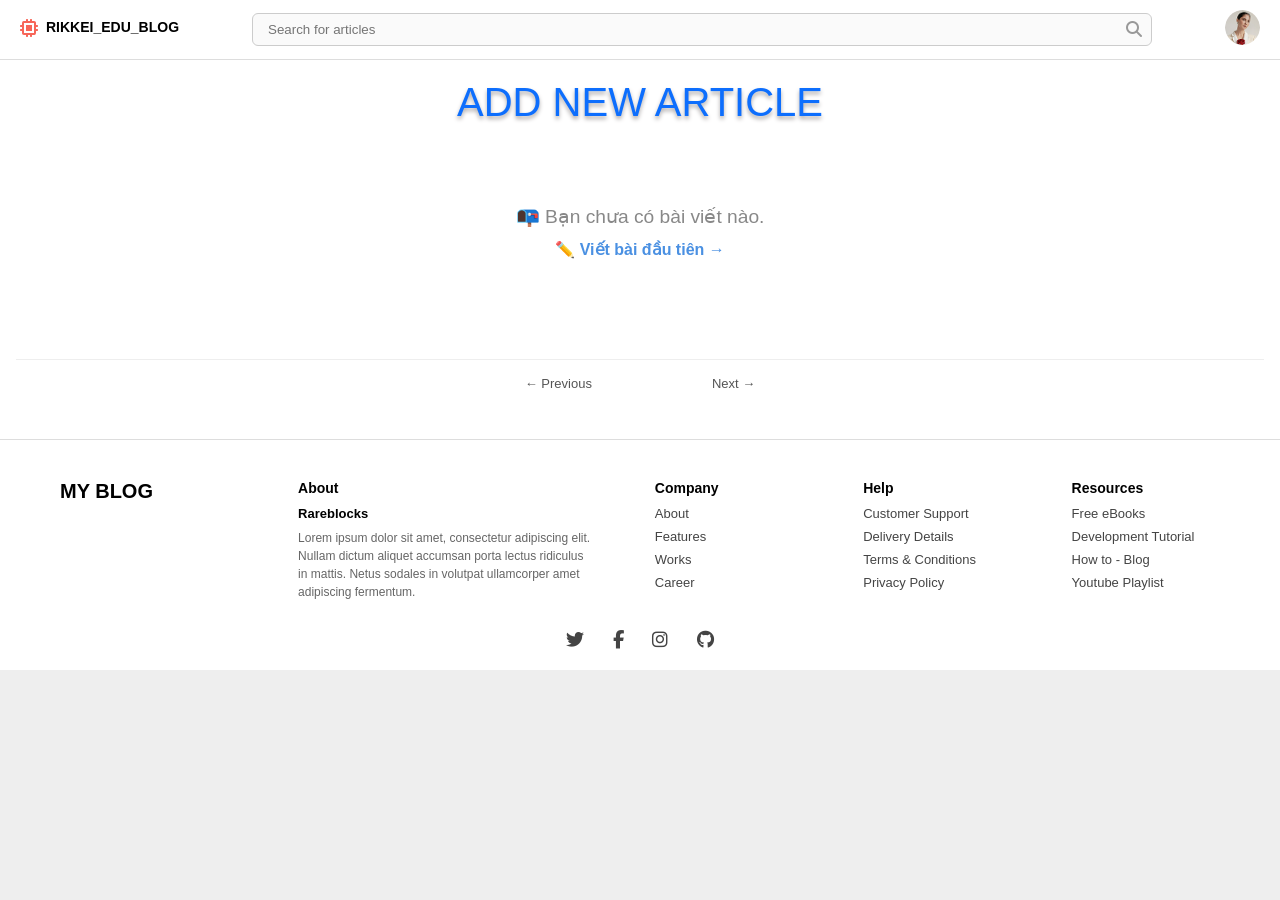
<file: PROJECT_STRUCURE_BLOG/pages/all_post.html>
<!DOCTYPE html>
<html lang="vi">
<head>
    <meta charset="UTF-8">
    <meta name="viewport" content="width=device-width, initial-scale=1.0">
    <title>All My Posts</title>
    <link rel="stylesheet" href="../style_css/all_post.css">
    <link rel="stylesheet" href="../style_css/responsive.css">
    <link rel="stylesheet" href="https://cdnjs.cloudflare.com/ajax/libs/font-awesome/6.5.0/css/all.min.css">
</head>
<body>

<header class="header">
    <!-- Logo -->
    <div class="logo">
        <span><img src="../assets/images/Vector.png" alt="logo"></span>
        <span><strong><a href="../index.html">RIKKEI_EDU_BLOG</a></strong></span>
    </div>

    <!-- Search -->
    <div class="search-box">
        <input type="text" placeholder="Search for articles">
        <span class="search-icon"><i class="fa-solid fa-magnifying-glass"></i></span>
    </div>

    <!-- User -->
    <div class="user">
        <input type="checkbox" id="toggle-menu">

        <label for="toggle-menu">
            <img src="../assets/images/Avatar.png" alt="avatar">
        </label>

        <!-- Dropdown -->
        <div class="dropdown">
            <div class="user-info">
                <img src="../assets/images/Avatar.png">
                <div>
                    <strong id="dropdown-name">Rikkei</strong>
                    <p id="dropdown-email">rikkei@gmail.com</p>
                </div>
            </div>

            <ul>
                <li>View profile</li>
                <li>Update profile picture</li>
                <li>Change password</li>
                <li class="logout" id="logoutBtn">Log out</li>
            </ul>
        </div>
    </div>
</header>


<div class="container">

    <div>
        <p><a class="title-add-new" href="../pages/add_new_article.html">ADD NEW ARTICLE</a></p>
    </div>

    <!-- Post grid — được render động bởi all_post.js -->
    <div class="post-grid">
        <!-- Bài viết sẽ được inject vào đây -->
    </div>

    <!-- Pagination -->
    <div class="pagination">
        <button class="prev-next">← Previous</button>

        <div class="page-numbers">
            <!-- Số trang sẽ được inject vào đây -->
        </div>

        <button class="prev-next">Next →</button>
    </div>

</div>


<footer class="footer">
    <div class="footer-container">

        <!-- Logo -->
        <div class="footer-col logo">
            <h2>MY BLOG</h2>
        </div>

        <!-- About -->
        <div class="footer-col">
            <h4>About</h4>
            <h5>Rareblocks</h5>
            <p>
                Lorem ipsum dolor sit amet, consectetur adipiscing elit.
                Nullam dictum aliquet accumsan porta lectus ridiculus in mattis.
                Netus sodales in volutpat ullamcorper amet adipiscing fermentum.
            </p>
        </div>

        <!-- Company -->
        <div class="footer-col">
            <h4>Company</h4>
            <ul>
                <li>About</li>
                <li>Features</li>
                <li>Works</li>
                <li>Career</li>
            </ul>
        </div>

        <!-- Help -->
        <div class="footer-col">
            <h4>Help</h4>
            <ul>
                <li>Customer Support</li>
                <li>Delivery Details</li>
                <li>Terms & Conditions</li>
                <li>Privacy Policy</li>
            </ul>
        </div>

        <!-- Resources -->
        <div class="footer-col">
            <h4>Resources</h4>
            <ul>
                <li>Free eBooks</li>
                <li>Development Tutorial</li>
                <li>How to - Blog</li>
                <li>Youtube Playlist</li>
            </ul>
        </div>

    </div>

    <!-- Social -->
    <div class="footer-bottom">
        <i class="fab fa-twitter"></i>
        <i class="fab fa-facebook-f"></i>
        <i class="fab fa-instagram"></i>
        <i class="fab fa-github"></i>
    </div>
</footer>

<!-- Script hiển thị thông tin user trên header + logout -->
<script type="module">
    const user = JSON.parse(localStorage.getItem('currentUser'));
    if (user) {
        const nameEl  = document.getElementById('dropdown-name');
        const emailEl = document.getElementById('dropdown-email');
        if (nameEl)  nameEl.textContent  = `${user.firstName} ${user.lastName}`;
        if (emailEl) emailEl.textContent = user.email;
    }

    document.getElementById('logoutBtn')?.addEventListener('click', () => {
        localStorage.removeItem('currentUser');
        window.location.href = '../index.html'; // hoặc trang login của bạn
    });
</script>

<script type="module" src="../javascript/all_post.js"></script>
</body>
</html>
</file>
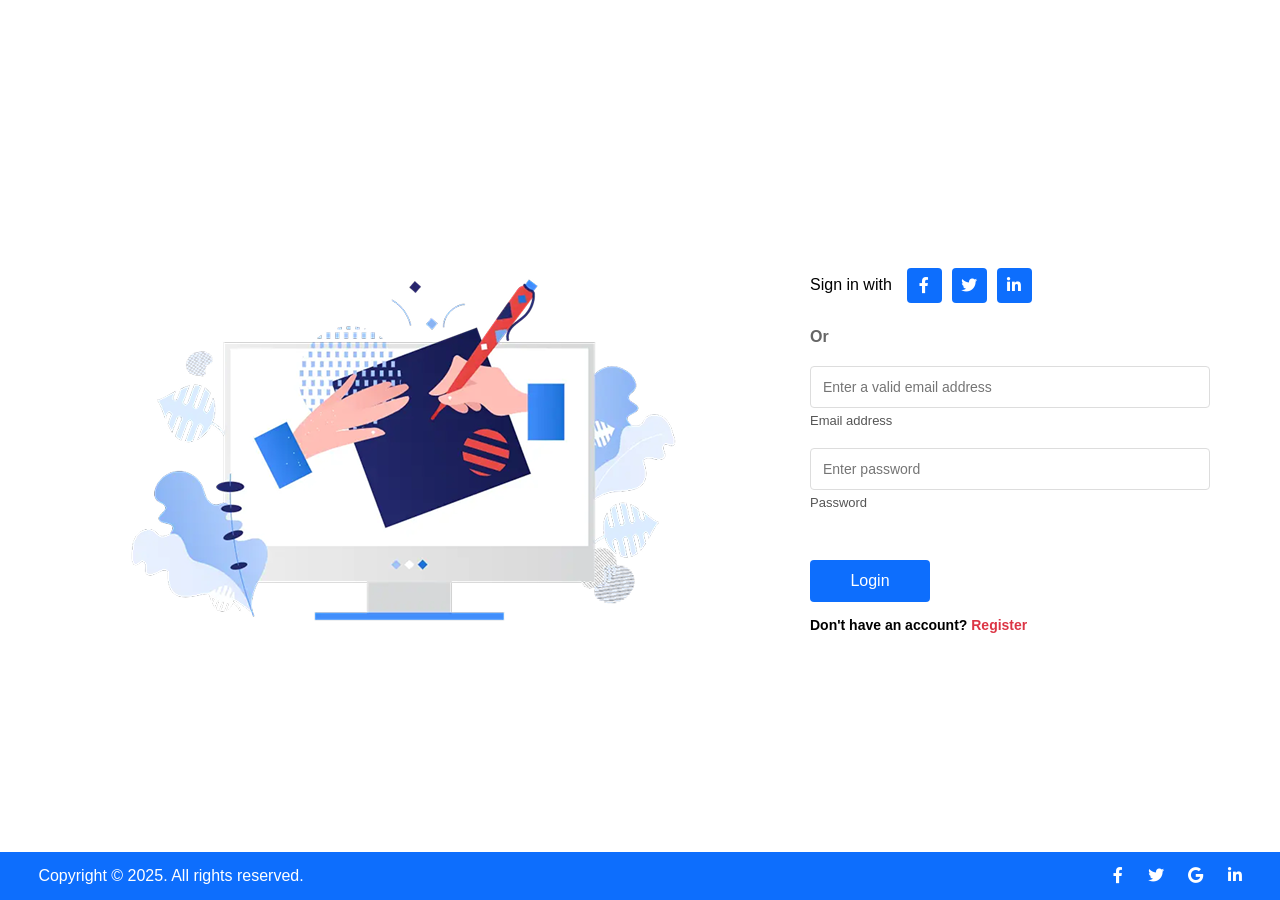
<file: PROJECT_STRUCURE_BLOG/pages/article_manager.html>
<!DOCTYPE html>
<html lang="vi">

<head>
    <meta charset="UTF-8">
    <meta name="viewport" content="width=device-width, initial-scale=1.0">
    <title>Quản lý bài viết</title>

    <link rel="stylesheet" href="../style_css/article-manager.css">
    <link rel="stylesheet" href="https://cdnjs.cloudflare.com/ajax/libs/font-awesome/6.5.1/css/all.min.css">
</head>

<body>

    <!-- HEADER -->
    <header>
        <div class="top-right">
            <i class="fa-regular fa-envelope"></i>
            <i class="fa-regular fa-bell"></i>
            <div class="user">
                <div class="user-logged" id="user-logged">
                    <input type="checkbox" id="toggle-menu">
                    <label for="toggle-menu">
                    <img src="../assets/images/Avatar.png" alt="avatar">
                    </label>
                    <div class="dropdown">
                        <div class="user-info">
                            <img src="../assets/images/Avatar.png">
                            <div>
                            <strong></strong>
                            <p></p>
                            </div>
                        </div>
                        <ul>
                            <li>View profile</li>
                            <li>Update profile picture</li>
                            <li>Change password</li>
                            <li id="btnLogout1" class="logout">Log out</li>
                        </ul>
                    </div>
                </div>
            </div>
        </div>
    </header>

    <div class="container">
        <!-- SIDEBAR -->
        <div id="sidebar">
            <button id="btnUsers"><img src="../assets/images/Users_Group.png" alt=""><a href="../pages/user_manager.html">Manage Users</a></button>
            <button id="btnEntries"><img src="../assets/images/Book.png" alt=""><a href="../pages/entries_manager.html">Manage Entries</a></button>
            <button id="btnArticles"><img src="../assets/images/Book_Open.png" alt=""><a href="../pages/article_manager.html">Manage Article</a></button>
            <button id="btnLogout2" class="logout"><img src="../assets/images/Log_Out.png" alt="">Log out</button>
        </div>

        <!-- MAIN CONTENT -->
        <main class="content">

            <!-- Top Section: Tiêu đề và Nút Thêm (hai đầu, thẳng hàng) -->
            <div class="top-section">
                <button class="add-btn" id="addArticleBtn">
                    <a href="../pages/add_new_article.html">Thêm mới bài viết</a>
                </button>
                <h1 class="page-title">Quản lý bài viết</h1>
            </div>

            <!-- Bảng -->
            <div class="table-wrapper">
                <table class="article-table">
                    <thead>
                        <tr>
                            <th>Ảnh</th>
                            <th>Tiêu đề</th>
                            <th>Chủ đề</th>
                            <th>Nội dung</th>
                            <th>Trạng thái</th>
                            <th>Chỉnh sửa trạng thái</th>
                            <th>Hành động</th>
                        </tr>
                    </thead>
                    <tbody id="article-list">
                        <tr>
                            <td><img src="https://picsum.photos/300/200?random=1" alt=""></td>
                            <td>Học nấu cá sốt cà chua</td>
                            <td>Nấu ăn</td>
                            <td>tôi đã học được cách nấu ăn...
                            <td><span class="status public">Public</span></td>
                            <td>
                                <select class="status-select">
                                    <option selected>Public</option>
                                    <option>Private</option>
                                </select>
                            </td>
                            <td>
                                <button class="edit-btn">Sửa</button>
                                <button class="delete-btn">Xóa</button>
                            </td>
                        </tr>
                        <tr>
                            <td><img src="https://picsum.photos/300/200?random=2" alt=""></td>
                            <td>Bí kíp viết CV ngành IT</td>
                            <td>IT</td>
                            <td>Chia sẻ cách viết CV ấn tượng...</td>
                            <td><span class="status private">Private</span></td>
                            <td>
                                <select class="status-select">
                                    <option>Public</option>
                                    <option selected>Private</option>
                                </select>
                            </td>
                            <td>
                                <button class="edit-btn">Sửa</button>
                                <button class="delete-btn">Xóa</button>
                            </td>
                        </tr>
                    </tbody>
                </table>
            </div>

            <!-- Pagination -->
            <div class="pagination">
                <button class="prev-next">
                ← Previous
                </button>
            
                <div class="page-numbers">
                <button class="active">1</button>
                <button>2</button>
                <button>3</button>
                <span class="dots">...</span>
                <button>8</button>
                <button>9</button>
                <button>10</button>
                </div>
            
                <button class="prev-next">
                Next →
                </button>
            </div>
        </main>
    </div>

<script type="module" src="../javascript/article_manager.js"></script>
</body>
</html>
</file>
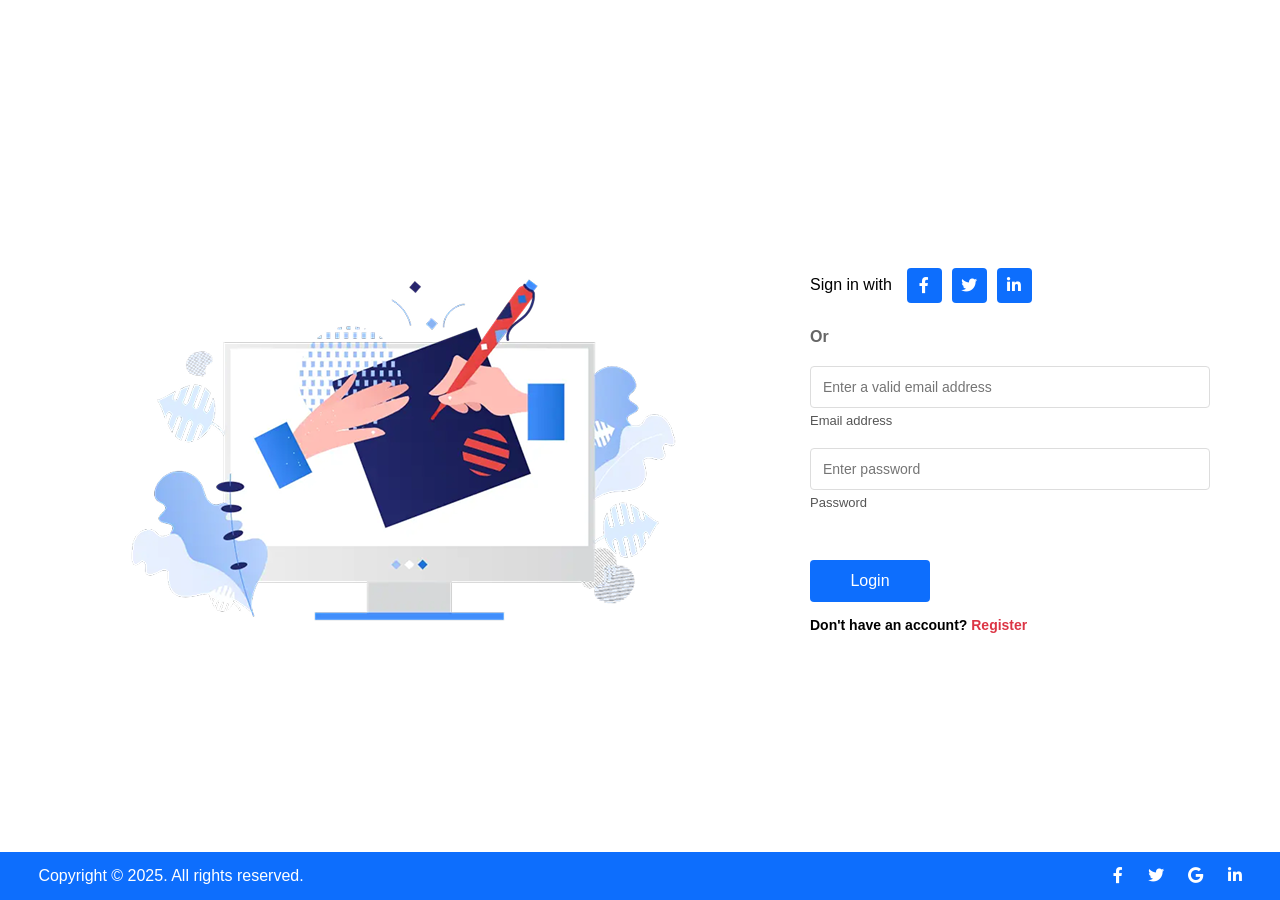
<file: PROJECT_STRUCURE_BLOG/pages/entries_manager.html>
<!DOCTYPE html>
<html lang="en">
<head>
    <meta charset="UTF-8">
    <meta name="viewport" content="width=device-width, initial-scale=1.0">
    <title>Admin Categories</title>
    <link rel="stylesheet" href="../style_css/entries_manager.css">
    <link rel="stylesheet" href="../style_css/responsive.css">
    <link rel="stylesheet" href="https://cdnjs.cloudflare.com/ajax/libs/font-awesome/6.5.0/css/all.min.css">
</head>
<body>

<div id="app" class="app">

    <!-- TOPBAR -->
    <div id="topbar" class="topbar">
        <div class="top-right">
            <i class="fa-regular fa-envelope"></i>
            <i class="fa-regular fa-bell"></i>
            <div class="user">
                <div class="user-logged" id="user-logged">
                    <input type="checkbox" id="toggle-menu">
                    <label for="toggle-menu">
                    <img src="../assets/images/Avatar.png" alt="avatar">
                    </label>
                    <div class="dropdown">
                        <div class="user-info">
                            <img src="../assets/images/Avatar.png">
                            <div>
                            <strong></strong>
                            <p></p>
                            </div>
                        </div>
                        <ul>
                            <li>View profile</li>
                            <li>Update profile picture</li>
                            <li>Change password</li>
                            <li id="btnLogout1" class="logout">Log out</li>
                        </ul>
                    </div>
                </div>
            </div>
        </div>
    </div>

    <div id="searchBox" class="search-box">
        <div class="search-wrapper">
            <span class="search-icon"><i class="fa-solid fa-magnifying-glass"></i></span>
            <input id="searchInput" class="search-input" type="text" placeholder="Search Article Categories">
        </div>
    </div>

    <!-- SIDEBAR -->
    <div id="sidebar" class="sidebar">
        <button id="btnUsers" class="sidebar-btn"><img src="../assets/images/Users_Group.png" alt=""><a href="../pages/user_manager.html">Manage Users</a></button>
        <button id="btnEntries" class="sidebar-btn"><img src="../assets/images/Book.png" alt=""><a href="../pages/entries_manager.html">Manage Entries</a></button>
        <button id="btnArticles" class="sidebar-btn"><img src="../assets/images/Book_Open.png" alt=""><a href="../pages/article_manager.html">Manage Article</a></button>
        <button id="btnLogout2" class="sidebar-btn logout"><img src="../assets/images/Log_Out.png" alt="">Log out</button>
    </div>

    <!-- MAIN -->
    <div id="main" class="main">

        <h2 id="title" class="page-title">📂 Manage Categories</h2>

        <label for="categoryInput" class="form-label">Category Name:</label>
        <input id="categoryInput" class="category-input" type="text" placeholder="Enter category name">

        <button id="addBtn" class="add-btn">Add Category</button>

        <h3 class="section-title">📋 Category List</h3>

        <table id="categoryTable" class="category-table">
            <thead>
                <tr>
                    <th>#</th>
                    <th>Category Name</th>
                    <th>Actions</th>
                </tr>
            </thead>
            <tbody id="tbody"></tbody>
        </table>

    </div>

</div>

<script type="module" src="../javascript/entries_manager.js"></script>
</body>
</html>
</file>
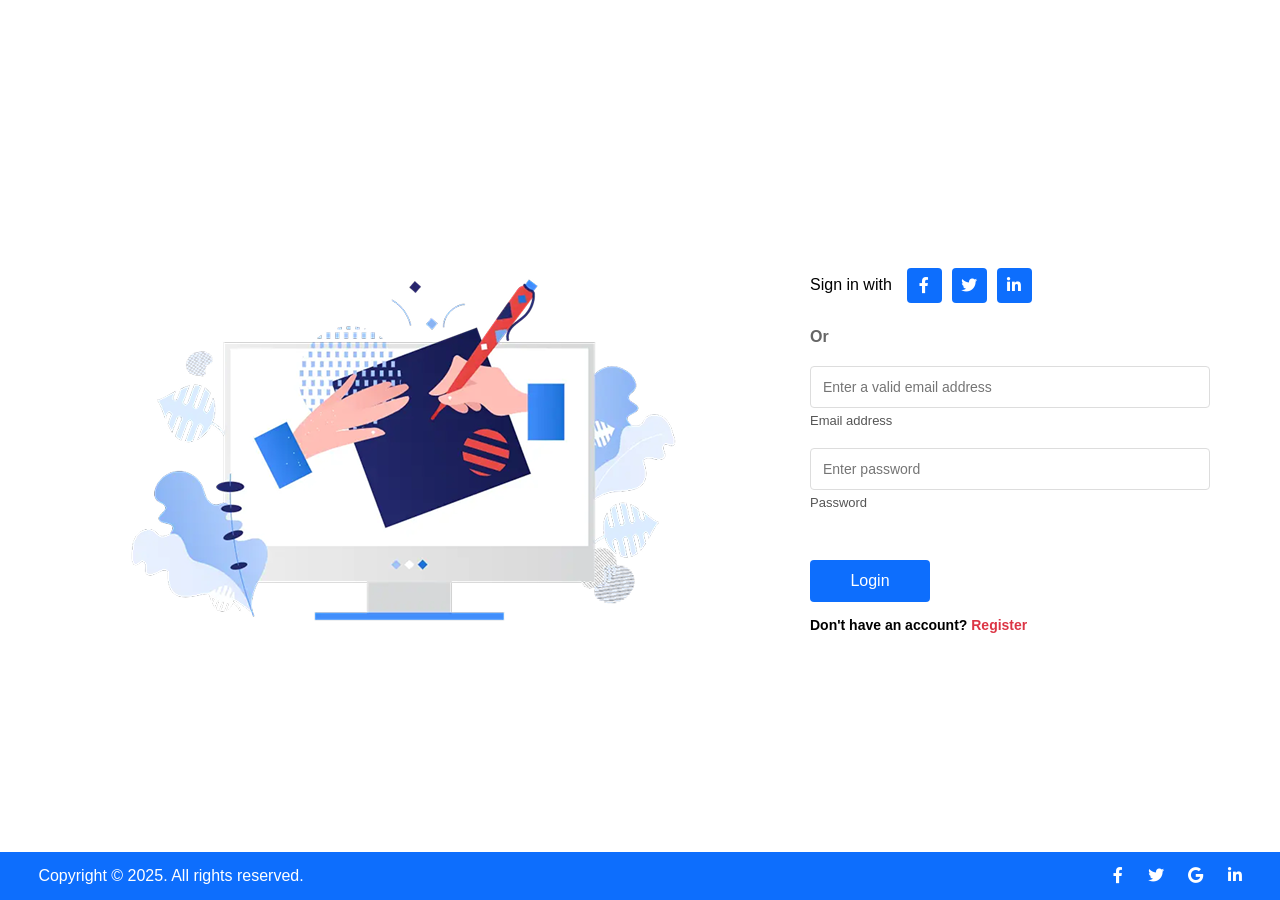
<file: PROJECT_STRUCURE_BLOG/pages/login.html>
<html lang="en">
<head>
    <meta charset="UTF-8">
    <meta name="viewport" content="width=device-width, initial-scale=1.0">
    <title>Document</title>
    <link rel="stylesheet" href="../style_css/notification.css">
    <link rel="stylesheet" href="../style_css/login.css">
    <link rel="stylesheet" href="../style_css/responsive.css">
    <link rel="stylesheet" href="https://cdnjs.cloudflare.com/ajax/libs/font-awesome/6.0.0/css/all.min.css">
</head>
<body>

    <!-- 🔥 TOAST -->
    <div id="toast"></div>

    <main id="login-container" class="login-container">
        <section id="illustration-section" class="illustration-section">
            <div id="image-wrapper" class="image-wrapper">
                <img id="login-image" src="../assets/images/draw2.webp.png" alt="Login Illustration">
            </div>
        </section>

        <section id="form-section" class="form-section">
            <div id="social-signin" class="social-signin">
                <span id="social-signin-text">Sign in with</span>
                <div id="social-icons" class="social-icons">
                    <a id="social-fb" href="#" class="icon fb"><i class="fab fa-facebook-f"></i></a>
                    <a id="social-tw" href="#" class="icon tw"><i class="fab fa-twitter"></i></a>
                    <a id="social-ln" href="#" class="icon ln"><i class="fab fa-linkedin-in"></i></a>
                </div>
            </div>

            <div id="divider" class="divider">
                <span id="divider-text">Or</span>
            </div>

            <form id="login-form">

                <div id="email-group" class="input-group">
                    <input id="email" type="email" placeholder="Enter a valid email address" required>
                    <label id="label-email" for="email">Email address</label>
                    <!-- lỗi -->
                    <span class="error" id="emailError"></span>
                </div>

                <div id="password-group" class="input-group">
                    <input id="password" type="password" placeholder="Enter password" required>
                    <label id="label-password" for="password">Password</label>
                    <!-- lỗi -->
                    <span class="error" id="passwordError"></span>
                </div>

                <button id="login-btn" type="submit" class="login-btn">Login</button>

                <p id="register-text" class="register-text">
                    Don't have an account? <a id="register-link" href="../pages/register.html">Register</a>
                </p>
            </form>
        </section>
    </main>

    <footer id="footer" class="footer">
        <p id="copyright">Copyright © 2025. All rights reserved.</p>
        <div id="footer-icons" class="footer-icons">
            <a id="footer-fb" href="#"><i class="fab fa-facebook-f"></i></a>
            <a id="footer-tw" href="#"><i class="fab fa-twitter"></i></a>
            <a id="footer-gg" href="#"><i class="fab fa-google"></i></a>
            <a id="footer-ln" href="#"><i class="fab fa-linkedin-in"></i></a>
        </div>
    </footer>

<script type="module" src="../javascript/login.js"></script>
</body>
</html>
</file>
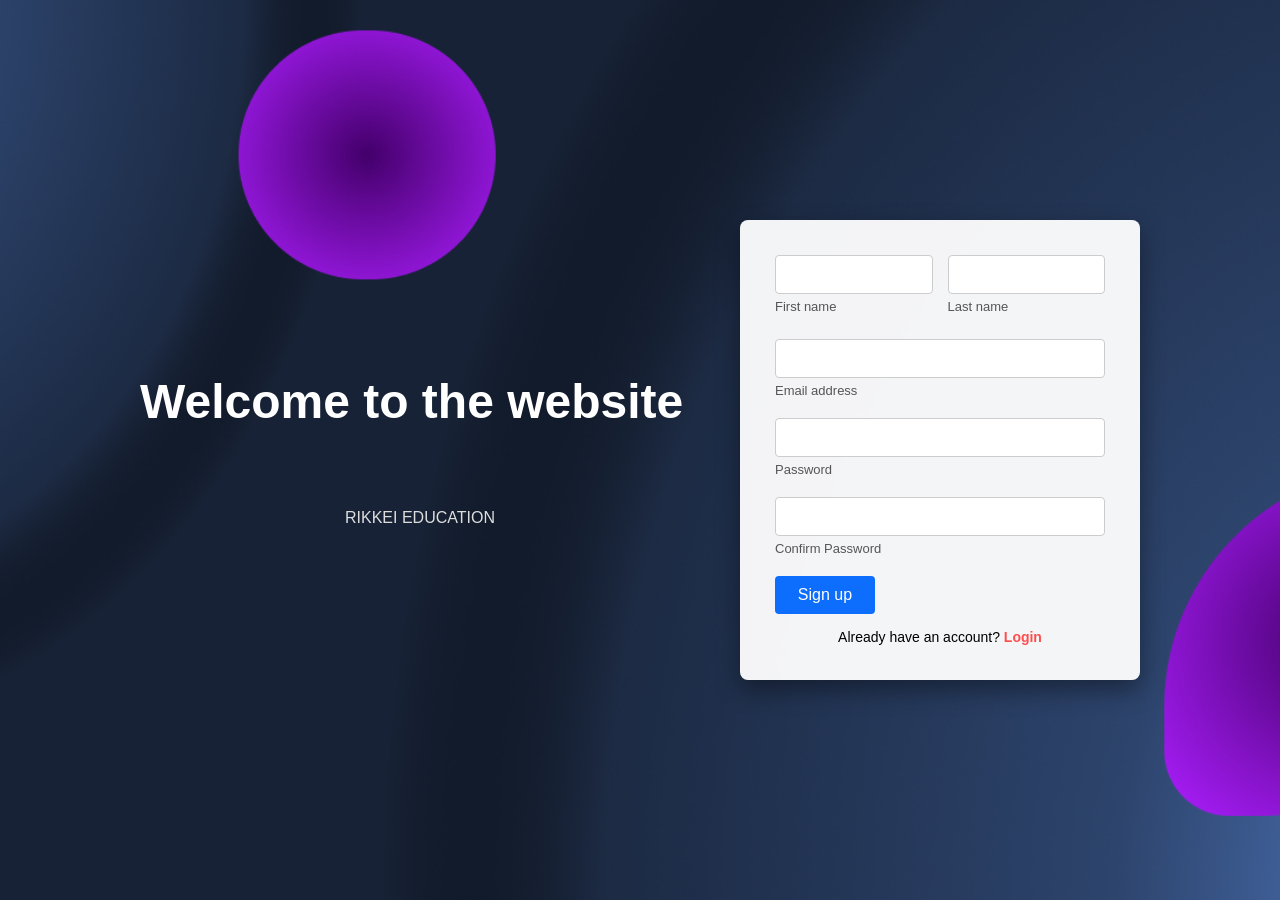
<file: PROJECT_STRUCURE_BLOG/pages/register.html>
<!DOCTYPE html>
<html lang="vi">
<head>
    <meta charset="UTF-8">
    <meta name="viewport" content="width=device-width, initial-scale=1.0">
    <title>Đăng ký - RIKKEI EDUCATION</title>
    <link rel="stylesheet" href="../style_css/notification.css">
    <link rel="stylesheet" href="../style_css/register.css">
    <link rel="stylesheet" href="../style_css/responsive.css">
</head>
<body>

    <!-- TOAST -->
    <div id="toast"></div>

    <div class="wrapper">
        <div class="content-left">
            <h1>Welcome to the website</h1>
            <p>RIKKEI EDUCATION</p>
        </div>

        <div class="form-card">
            <form novalidate id="registerForm">
                
                <div class="row">
                    <div class="input-box">
                        <input type="text" id="firstName" required>
                        <label>First name</label>
                        <!-- lỗi -->
                        <span class="error" id="firstNameError"></span>
                    </div>

                    <div class="input-box">
                        <input type="text" id="lastName" required>
                        <label>Last name</label>
                        <!-- lỗi -->
                        <span class="error" id="lastNameError"></span>
                    </div>
                </div>

                <div class="input-box full">
                    <input type="email" id="email" required>
                    <label>Email address</label>
                    <!-- lỗi -->
                    <span class="error" id="emailError"></span>
                </div>

                <div class="input-box full">
                    <input type="password" id="password" required>
                    <label>Password</label>
                    <!-- lỗi -->
                    <span class="error" id="passwordError"></span>
                </div>

                <div class="input-box full">
                    <input type="password" id="confirmPassword" required>
                    <label>Confirm Password</label>
                    <!-- lỗi -->
                    <span class="error" id="confirmPasswordError"></span>
                </div>

                <button type="submit" id="signup-submit">Sign up</button>

                <p class="footer-text">
                    Already have an account? 
                    <a href="../pages/login.html">Login</a>
                </p>

            </form>
        </div>
    </div>


    <script src="../javascript/register.js"></script>
</body>
</html>
</file>
<file: PROJECT_STRUCURE_BLOG/style_css/all_post.css>
* {
    margin: 0;
    padding: 0;
    box-sizing: border-box;
    font-family: 'Segoe UI', sans-serif;
}

body {
    background: #eee;
}

/* HEADER */
.header {
    height: 60px;
    background: #ffffff;
    display: flex;
    align-items: center;
    justify-content: space-between;
    padding: 0 20px;
    border-bottom: 1px solid #ddd;
    position: sticky;   
    top: 0;             
    z-index: 1000;
}

/* LOGO */
.logo {
    display: flex;
    gap: 8px;
    font-size: 14px;
}

.logo a {
    text-decoration: none;
    color: #000000;
}


/* SEARCH */
.search-box {
    flex: 1;
    max-width: 900px;
    position: relative;
}

.search-box input {
    width: 100%;
    padding: 8px 35px 8px 15px;
    border-radius: 6px;
    border: 1px solid #ccc;
    outline: none;
    background: #fafafa;
}

.search-icon {
    position: absolute;
    right: 10px;
    top: 50%;
    transform: translateY(-50%);
    color: #999;
}

/* USER */
.user {
    position: relative;
}

/* Ẩn checkbox */
#toggle-menu {
    display: none;
}

/* Avatar */
.user label img {
    width: 35px;
    height: 35px;
    border-radius: 50%;
    cursor: pointer;
}

/* DROPDOWN */
.dropdown {
    position: absolute;
    right: 0;
    top: 50px;
    width: 220px;
    background: white;
    border-radius: 8px;
    box-shadow: 0 5px 15px rgba(0,0,0,0.2);

    opacity: 0;
    visibility: hidden;
    transform: translateY(-10px);
    transition: 0.3s;
}

/* Khi click -> hiện */
#toggle-menu:checked ~ .dropdown {
    opacity: 1;
    visibility: visible;
    transform: translateY(0);
}

/* USER INFO */
.user-info {
    display: flex;
    gap: 10px;
    padding: 10px;
    border-bottom: 1px solid #eee;
}

.user-info img {
    width: 35px;
    height: 35px;
    border-radius: 50%;
}

.user-info p {
    font-size: 12px;
    color: gray;
}

/* MENU */
.dropdown ul {
    list-style: none;
}

.dropdown li {
    padding: 10px;
    font-size: 14px;
    cursor: pointer;
}

.dropdown li:hover {
    background: #f2f2f2;
}

.logout {
    color: red;
}




.title-add-new {
    text-decoration: none;
    display: flex;
    justify-content: center;
    padding: 20px;
    font-size: 40px;
    color:#0D6EFD;
    text-shadow: 0px 3px 4px rgb(174, 170, 170);
}








/* --- Reset --- */

.container {
  max-width: 100%;
  margin: 0 auto;
  padding: 0 16px 48px;
  background-color: #ffffff;
}

/* --- Top navigation --- */
.top-nav {
  display: flex;
  gap: 40px;

}

.top-nav a {
  font-size: 24px;
  font-weight: 500;
  color: #6155F5;
  text-decoration: none;
  padding-bottom: 30px;
}

.top-nav a.active {
  color: #6155F5;
  font-weight: 600;
}

/* --- Category filter --- */
.category-filter {
  display: flex;
  gap: 20px;
  margin-bottom: 28px;
  flex-wrap: wrap;
}

.category-filter button {
  background: none;
  border: none;
  cursor: pointer;
  font-family: 'Segoe UI', sans-serif;
  font-size: 14px;
  color: #000000;
}



/* --- Post grid --- */
.post-grid {
  display: grid;
  grid-template-columns: repeat(3, 1fr);
  gap: 16px;
  margin-bottom: 40px;
}

/* --- Post card --- */
.post-card {
  cursor: pointer;
  display: flex;
  flex-direction: column;
}

.post-card img {
  width: 100%;
  aspect-ratio: 16 / 9;
  object-fit: cover;
  display: block;
}

.post-card .content {
  padding: 12px 0 14px;
  display: flex;
  flex-direction: column;
  flex: 1;
}

.post-card .date {
  font-size: 11px;
  color: #aaa;
  margin-bottom: 6px;
}

.post-card .title-row {
  display: flex;
  justify-content: space-between;
  align-items: flex-start;
  gap: 8px;
  margin-bottom: 8px;
}

.post-card h2 {
  font-family: 'Segoe UI', sans-serif;
  font-size: 16px;
  font-weight: 700;
  line-height: 1.3;
}

.post-card a {
  text-decoration: none;
  color: #000000;
}

.post-card .arrow {
  flex-shrink: 0;
  width: 16px;
  height: 16px;
  margin-top: 2px;
  color: #555;
}

.post-card p {
  font-size: 12.5px;
  color: #666;
  line-height: 1.6;
  margin-bottom: 12px;
}

/* --- Category badge --- */
.badge {
  display: inline-block;
  font-size: 11px;
  font-weight: 500;
  padding: 4px 10px;
  border-radius: 20px;
}

.badge.daily-journal      { background: #F9F5FF; color: #7b5ea7; }
.badge.work-career        { background: #F0F9FF; color: #1565c0; }
.badge.personal-thoughts  { background: #ECFDF3; color: #187835; }
.badge.emotions-feelings  { background: #F9F5FF; color: #7b5ea7; }

.card-footer {
  display: flex;
  align-items: center;
  justify-content: space-between;
  margin-top: auto;
}

.btn-edit {
  display: inline-block;
  font-size: 11px;
  font-weight: 500;
  padding: 4px 10px;
  border-radius: 20px;
  border: none;
  cursor: pointer;
  background: #F9F5FF;
  color: #FF2D55;
}

/* --- Pagination --- */
.pagination {
  display: flex;
  align-items: center;
  justify-content: center;
  gap: 60px;
  border-top: 1px solid #eee;
  padding-top: 16px;
}

.pagination .prev-next {
  display: flex;
  align-items: center;
  gap: 6px;
  font-size: 13px;
  font-weight: 500;
  color: #555;
  background: none;
  border: none;
  cursor: pointer;
}

.pagination .page-numbers {
  display: flex;
  align-items: center;
  gap: 4px;
}

.pagination .page-numbers button {
  min-width: 28px;
  height: 28px;
  border: none;
  background: none;
  cursor: pointer;
  font-family: 'DM Sans', sans-serif;
  font-size: 13px;
  color: #888;
  border-radius: 4px;
}

.pagination .page-numbers button.active {
  background: #F9F5FF; 
  color: #7b5ea7;
  font-weight: 600;
}

.pagination .dots {
  font-size: 13px;
  color: #aaa;
}












/*FOOTER*/
.footer {
    background: #ffffff;
    padding: 40px 60px 20px;
    border-top: 1px solid #ddd;
}

/* layout */
.footer-container {
    display: grid;
    grid-template-columns: 1.2fr 2fr 1fr 1fr 1fr;
    gap: 60px;
}

/* logo */
.footer-col.logo h2 {
    font-size: 20px;
    font-weight: bold;
}

/* title */
.footer-col h4 {
    font-size: 14px;
    margin-bottom: 10px;
}

.footer-col h5 {
    font-size: 13px;
    margin-bottom: 8px;
}

/* text */
.footer-col p {
    font-size: 12px;
    color: #666;
    line-height: 1.5;
}

/* list */
.footer-col ul {
    list-style: none;
}

.footer-col li {
    font-size: 13px;
    margin-bottom: 8px;
    color: #444;
    cursor: pointer;
}

.footer-col li:hover {
    color: #000;
}

/* bottom icons */
.footer-bottom {
    margin-top: 30px;
    text-align: center;
}

.footer-bottom i {
    margin: 0 12px;
    font-size: 18px;
    color: #444;
    cursor: pointer;
    transition: 0.3s;
}

.footer-bottom i:hover {
    color: #000;
}
</file>
<file: PROJECT_STRUCURE_BLOG/style_css/responsive.css>
/*LOGIN RESPONSIVE*/
@media (max-width: 768px) {
    .login-container {
        flex-direction: column;
        text-align: center;
        gap:0;
    }

    .illustration-section {
        justify-content: center;
    }

    .social-signin {
        justify-content: center;
    }

    .login-btn {
        width: 100%;
    }
    .image-wrapper img{
        width: 70%;
    }
    .footer {
        padding: 10px;
    }
}




/*REGISTER RESPONSIVE*/
@media (max-width: 850px) {
    .wrapper {
        flex-direction: column;
        text-align: center;
        padding-top: 50px;
    }

    .content-left h1 {
        font-size: 2.5rem;
        margin-bottom: 20px;
    }

    .form-card {
        margin-top: 30px;
    }
} 



/* ===== RESPONSIVE MAIN ===== */
@media (max-width: 740px) {
  .blog-grid {
    grid-template-columns: 1fr;
  }

  .post--compact {
    grid-template-columns: 1fr;
  }

  .post__image--compact {
    width: 100%;
    height: 160px;
  }
}

@media (max-width: 560px) {
  .post-grid {
    grid-template-columns: 1fr;
  }
}


/* ===== RESPONSIVE Table Entries ===== */
@media (max-width: 640px) {

    #categoryTable th:nth-child(1),
    #categoryTable td:nth-child(1) {
        font-size: 13px;
    }

    #categoryTable th:nth-child(2),
    #categoryTable td:nth-child(2) {
        font-size: 13px;
    }

    #categoryTable th:nth-child(3),
    #categoryTable td:nth-child(3) {
        font-size: 13px;
    }
}
</file>
<file: PROJECT_STRUCURE_BLOG/style_css/article-manager.css>
:root {
    --primary: #6b5cff;
}

* {
    margin: 0;
    padding: 0;
    box-sizing: border-box;
}

body {
    font-family: Arial, sans-serif;
    background: #f7f7f7;
}

/* HEADER */
header {
    height: 60px;
    background: white;
    border-bottom: 1px solid #ddd;
    display: flex;
    justify-content: flex-end;
    align-items: center;
    padding: 0 30px;
}

.top-right {
    display: flex;
    align-items: center;
    gap: 20px;
}

.top-right i {
    color: #000000;
    cursor: pointer;
}


.user { position: relative; }
#toggle-menu { display: none; }
.user label img { width: 35px; height: 35px; border-radius: 50%; cursor: pointer; }
.dropdown {
  position: absolute; right: 0; top: 50px; width: 220px;
  background: white; border-radius: 8px;
  box-shadow: 0 5px 15px rgba(0,0,0,0.2);
  opacity: 0; visibility: hidden; transform: translateY(-10px);
  transition: 0.3s;
}
#toggle-menu:checked ~ .dropdown {
  opacity: 1; visibility: visible; transform: translateY(0);
}
.user-info { display: flex; gap: 10px; padding: 10px; border-bottom: 1px solid #eee; }
.user-info img { width: 35px; height: 35px; border-radius: 50%; }
.user-info p { font-size: 12px; color: gray; }
.dropdown ul { list-style: none; }
.dropdown li { padding: 10px; font-size: 14px; cursor: pointer; }
.dropdown li:hover { background: #f2f2f2; }
.dropdown li.logout { color: red; }


/* CONTAINER */
.container {
    display: flex;
    padding: 30px;
    gap: 30px;
    min-height: calc(100vh - 60px);
}

/* SIDEBAR */

#sidebar {
    top: 60px;
    left: 0;
    width: 220px;
    padding: 20px;
}

#sidebar img {
    width: 20px;
    top: 10px;
}

#sidebar button {
    display: flex;
    width: 100%;
    padding: 10px;
    margin-bottom: 10px;
    background: #D7EDFF;
    border: none;
    border-radius: 6px;
    cursor: pointer;
    text-align: left;
    color: #0E73F6;
    gap: 5px;
    font-weight: 600;
    box-shadow: rgba(0, 0, 0, 0.35) 0px 5px 5px;
}

#btnUsers{
    display: flex;
    align-items: center;
    gap: 5px;
}

#btnUsers a {
    text-decoration: none;
    color: #0E73F6;
}


#btnEntries{
    display: flex;
    align-items: center;
    gap: 5px;
}

#btnUsers a {
    text-decoration: none;
    color: #0E73F6;
}

#btnArticles{
    display: flex;
    align-items: center;
    gap: 5px;
}

#btnUsers a {
    text-decoration: none;
    color: #0E73F6;
}

#btnLogout{
    display: flex;
    align-items: center;
    gap: 5px;
}

#btnUsers a {
    text-decoration: none;
    color: #0E73F6;
}

#btnEntries a {
    text-decoration: none;
    color: #0E73F6;
}

#btnArticles a {
    text-decoration: none;
    color: #0E73F6;
}

#btnLogout a {
    text-decoration: none;
    color: #0E73F6;
}

#sidebar button:hover {
    background: #bfe0ff;
}

/* MAIN CONTENT */
.content {
    flex: 1;
    /* Không có background trắng toàn bộ nữa */
}

/* TOP SECTION - Tiêu đề và nút thêm nằm hai đầu */
.top-section {
    display: flex;
    justify-content: flex-start;
    /* Đẩy nội dung về bên trái */
    align-items: center;
    margin-bottom: 25px;
    gap: 20px;
    /* Tạo khoảng cách giữa nút và tiêu đề */
}

.page-title {
    flex: 0.8;
    text-align: center;
}


/* ADD BUTTON */
.add-btn {
    padding: 12px 24px;
    background: #65558F;
    border: none;
    border-radius: 30px;
    font-size: 15px;
    font-weight: 600;
    cursor: pointer;
    display: inline-flex;
    align-items: center;
    gap: 8px;
}

.add-btn a {
    color: white;
    text-decoration: none;
}

.add-btn:hover {
    background: #5848e5;
}

/* Bảng nằm trong ô trắng */
.table-wrapper {
    background: white;
    padding: 25px;
    border-radius: 8px;
    box-shadow: 0 2px 10px rgba(0, 0, 0, 0.05);
}

.article-table {
    width: 100%;
    border-collapse: collapse;
}

.one-line {
    max-width: 200px;   
    white-space: nowrap;
    overflow: hidden;
    text-overflow: ellipsis;
}


.article-table th {
    background: #ffffff;
    padding: 15px;
    text-align: left;
    font-weight: 600;
    color: #444;
}

.article-table td {
    padding: 15px;
    border-bottom: 1px solid #eee;
    vertical-align: middle;
}

.article-table img {
    width: 64px;
    height: 64px;
    object-fit: cover;
    border-radius: 6px;
}

/* Status */
.status {
    padding: 6px 14px;
    border-radius: 20px;
    font-size: 13px;
    font-weight: 600;
}

.status.public {
    background: #dcfce7;
    color: #166534;
}

.status.private {
    background: #fee2e2;
    color: #991b1b;
}

.status-select {
    padding: 8px 12px;
    border: 1px solid #ddd;
    border-radius: 6px;
}

/* Action buttons */
.edit-btn,
.delete-btn {
    padding: 7px 14px;
    border: none;
    border-radius: 6px;
    color: white;
    cursor: pointer;
    margin-right: 6px;
}

.edit-btn {
    background: #22c55e;
}

.delete-btn {
    background: #ef4444;
}

.edit-btn:hover {
    background: #16a34a;
}

.delete-btn:hover {
    background: #dc2626;
}

/* Pagination */
.pagination {
  display: flex;
  align-items: center;
  justify-content: center;
  gap: 30%;
  padding-top: 16px;
}

.pagination .prev-next {
  display: flex;
  align-items: center;
  gap: 6px;
  font-size: 13px;
  font-weight: 500;
  color: #555;
  background: none;
  border: 2px solid #D0D5DD;
  padding: 8px;
  border-radius: 6px;
  cursor: pointer;
}


.pagination .page-numbers {
  display: flex;
  align-items: center;
  gap: 4px;
}

.pagination .page-numbers button {
  min-width: 28px;
  height: 28px;
  border: none;
  background: none;
  cursor: pointer;
  font-family: 'DM Sans', sans-serif;
  font-size: 13px;
  color: #888;
  border-radius: 4px;
}

.pagination .page-numbers button.active {
  background: #f0ecf9; 
  color: #7b5ea7;
  font-weight: 600;
}

.pagination .dots {
  font-size: 13px;
  color: #aaa;
}


/* Responsive */
@media (max-width: 768px) {
    .container {
        flex-direction: column;
        padding: 20px;
        gap: 20px;
    }

    .sidebar {
        margin-top: 20px;
        margin-left: 12px;
        width: 85%;
    }

    .top-section {
        flex-direction: column;
        align-items: flex-start;
        gap: 15px;
    }
}
</file>
<file: PROJECT_STRUCURE_BLOG/style_css/entries_manager.css>
/* RESET */
* {
    margin: 0;
    padding: 0;
    box-sizing: border-box;
    font-family: Arial;
}

body {
    background: #FAFAFB;
}

/* ================= TOPBAR ================= */
.topbar {
    height: 60px;
    background: white;
    display: flex;
    align-items: center;
    justify-content: flex-end;
    padding-right: 20px;
    box-shadow: 0 1px 0 rgba(0,0,0,0.1);
}

.top-right {
    display: flex;
    align-items: center;
    gap: 20px;
}

.top-right i {
    color: #000000;
    cursor: pointer;
}

.user { position: relative; }
#toggle-menu { display: none; }
.user label img { width: 35px; height: 35px; border-radius: 50%; cursor: pointer; }
.dropdown {
  position: absolute; right: 0; top: 50px; width: 220px;
  background: white; border-radius: 8px;
  box-shadow: 0 5px 15px rgba(0,0,0,0.2);
  opacity: 0; visibility: hidden; transform: translateY(-10px);
  transition: 0.3s;
}
#toggle-menu:checked ~ .dropdown {
  opacity: 1; visibility: visible; transform: translateY(0);
}
.user-info { display: flex; gap: 10px; padding: 10px; border-bottom: 1px solid #eee; }
.user-info img { width: 35px; height: 35px; border-radius: 50%; }
.user-info p { font-size: 12px; color: gray; }
.dropdown ul { list-style: none; }
.dropdown li { padding: 10px; font-size: 14px; cursor: pointer; }
.dropdown li:hover { background: #f2f2f2; }
.dropdown li.logout { color: red; }

/* ================= SEARCH ================= */
.search-box {
    padding: 15px 20px;
    margin-left: 240px;
    display: flex;
    justify-content: center;
}

.search-wrapper {
    position: relative;
    width: 100%;
    max-width: 450px;
}

.search-icon {
    position: absolute;
    left: 10px;
    top: 50%;
    transform: translateY(-50%);
    font-size: 16px;
    color: #888;
}

.search-input {
    width: 100%;
    padding: 15px 15px 15px 40px;
    border: none;
}

/* ================= SIDEBAR ================= */
.sidebar {
    position: absolute;
    top: 60px;
    left: 0;
    width: 220px;
    padding: 20px;
}

.sidebar-btn {
    width: 100%;
    padding: 10px;
    margin-bottom: 10px;
    background: #D7EDFF;
    border: none;
    border-radius: 6px;
    cursor: pointer;
    text-align: left;
    color: #0E73F6;
    font-weight: 600;
    display: flex;
    align-items: center;
    gap: 5px;
    box-shadow: rgba(0, 0, 0, 0.35) 0px 5px 5px;
}

.sidebar-btn img {
    width: 20px;
}

.sidebar-btn a {
    text-decoration: none;
    color: #0E73F6;
}

.sidebar-btn:hover {
    background: #bfe0ff;
}

/* ================= MAIN ================= */
.main {
    margin-left: 240px;
    margin-top: 80px;
    padding: 20px;
    background: white;
}

.page-title {
    margin-bottom: 20px;
    font-size: 24px;
    font-weight: 600;
}

/* ================= FORM ================= */
.category-input {
    width: 70%;
    padding: 10px;
    margin-top: 5px;
    border: 1px solid #ccc;
    border-radius: 5px;
    display: flex;
}

.add-btn {
    width: 70%;
    margin-top: 10px;
    padding: 10px;
    background: #28A745;
    color: white;
    border: none;
    border-radius: 5px;
    cursor: pointer;
}

.add-btn:hover {
    background: #218838;
}

/* ================= TABLE ================= */
.category-table {
    width: 70%;
    margin-top: 15px;
    border-collapse: collapse;
    table-layout: fixed;
}

.category-table th,
.category-table td {
    border: 1px solid #ddd;
    padding: 10px;
}

.category-table th {
    background: #F4F4F4;
}

/* column size */
.category-table th:nth-child(1),
.category-table td:nth-child(1) {
    width: 10%;
    text-align: center;
}

.category-table th:nth-child(2),
.category-table td:nth-child(2) {
    width: 30%;
}

.category-table th:nth-child(3),
.category-table td:nth-child(3) {
    width: auto;
}

/* ================= BUTTON ================= */
.edit-btn,
.delete-btn {
    padding: 7px 14px;
    border: none;
    border-radius: 6px;
    color: white;
    cursor: pointer;
    margin-right: 6px;
}

.edit-btn {
    background: #22c55e;
}

.delete-btn {
    background: #ef4444;
}

.edit-btn:hover {
    background: #16a34a;
}

.delete-btn:hover {
    background: #dc2626;
}
</file>
<file: PROJECT_STRUCURE_BLOG/style_css/notification.css>
/* Hiển thị thông báo lỗi */
.error {
    color: red;
    font-size: 13px;
    margin-top: 5px;
    display: block;
}

.input-error {
    border: 1px solid red;
}
</file>
<file: PROJECT_STRUCURE_BLOG/style_css/login.css>
* {
    margin: 0;
    padding: 0;
    box-sizing: border-box;
    font-family: 'Segoe UI', Tahoma, Geneva, Verdana, sans-serif;
}

/* Căn giữa toàn bộ màn hình */
body {
    display: flex;
    justify-content: center;
    align-items: center;
    min-height: 100vh;
    background: #ffffff;
}

/* Container chính */
.login-container {
    display: flex;
    align-items: center;
    justify-content: space-between;
    gap: 80px;
    width: 100%;
    padding: 30px;
    max-width: 1200px;
    margin: auto;

}

/* Illustration */
.illustration-section {
    flex: 1;
    display: flex;
    justify-content: center;
}

.image-wrapper img {
    max-width: 576px;
    height: auto;
}

/* Form */
.form-section {
    flex: 1;
    max-width: 400px;
}

/* Social */
.social-signin {
    display: flex;
    align-items: center;
    gap: 15px;
    margin-bottom: 25px;
}

.social-icons {
    display: flex;
    gap: 10px;
}

.icon {
    width: 35px;
    height: 35px;
    background-color: #0d6efd;
    color: white;
    display: flex;
    justify-content: center;
    align-items: center;
    border-radius: 4px;
    text-decoration: none;
    cursor: pointer;
}

/* Divider */
.divider {
    margin-bottom: 20px;
    font-weight: bold;
    color: #666;
}

/* Input */
.input-group {
    margin-bottom: 20px;
}

.input-group input {
    width: 100%;
    padding: 12px;
    border: 1px solid #ddd;
    border-radius: 4px;
    outline: none;
    font-size: 14px;
}

.input-group label {
    display: block;
    font-size: 13px;
    color: #555;
    margin-top: 5px;
}

/* Button */
.login-btn {
    width: 120px;
    padding: 12px;
    background-color: #0d6efd;
    color: white;
    border: none;
    border-radius: 4px;
    cursor: pointer;
    font-size: 16px;
    margin-top: 30px;
}

.login-btn:hover {
    background-color: #0b5ed7;
}

/* Register */
.register-text {
    margin-top: 15px;
    font-size: 14px;
    font-weight: bold;
}

.register-text a {
    color: #dc3545;
    text-decoration: none;
}

/* Footer */
.footer {
    position: fixed;
    bottom: 0;
    left: 0;
    width: 100%;

    background-color: #0d6efd;
    color: white;
    padding: 15px 3%;
    display: flex;
    justify-content: space-between;
    align-items: center;
}

.footer-icons a {
    color: white;
    margin-left: 20px;
    text-decoration: none;
}
</file>
<file: PROJECT_STRUCURE_BLOG/style_css/register.css>
* {
    margin: 0;
    padding: 0;
    box-sizing: border-box;
    font-family: 'Segoe UI', sans-serif;
}

/* Background */
body {
    background: url("../assets/images/register.png") no-repeat center center/cover;
    min-height: 100vh;
    display: flex;
    align-items: center;
    justify-content: center;
    position: relative;
}

/* Overlay tối */
body::before {
    content: "";
    position: absolute;
    inset: 0;
    z-index: 0;
}

/* Layout */
.wrapper {
    position: relative;
    z-index: 1;
    display: flex;
    width: 90%;
    max-width: 1000px;
    justify-content: center;
    align-items: center;
    gap: 40px;
}

/* Bên trái */
.content-left {
    flex: 1;
    color: white;
}

.content-left h1 {
    font-size: 3rem;
    margin-bottom: 20px;
}

.content-left p {
    font-size: 1rem;
    color: #ddd;
    text-align: center;     
    margin-top: 80px;
}

/* Form */
.form-card {
    background: rgba(255, 255, 255, 0.95);
    padding: 35px;
    border-radius: 8px;
    width: 100%;
    max-width: 400px;
    box-shadow: 0 10px 25px rgba(0,0,0,0.4);
}

/* Row */
.row {
    display: flex;
    gap: 15px;
}

.input-box {
    margin-bottom: 20px;
    flex: 1;
}

.input-box.full {
    width: 100%;
}

/* Input */
.input-box input {
    width: 100%;
    padding: 10px;
    border: 1px solid #ccc;
    border-radius: 4px;
    outline: none;
    font-size: 15px;
    transition: 0.3s;
}

.input-box input:focus {
    border-color: #0d6efd;
    box-shadow: 0 0 5px rgba(13,110,253,0.5);
}

/* Label */
.input-box label {
    display: block;
    font-size: 13px;
    color: #555;
    margin-top: 5px;
}

/* Button */
#signup-submit {
    width: 100px;
    background-color: #0d6efd;
    color: white;
    border: none;
    padding: 10px;
    border-radius: 4px;
    cursor: pointer;
    font-size: 16px;
    transition: 0.3s;
}

#signup-submit:hover {
    background-color: #0b5ed7;
}

/* Footer */
.footer-text {
    margin-top: 15px;
    font-size: 14px;
    text-align: center;
}

.footer-text a {
    color: #ff4d4d;
    text-decoration: none;
    font-weight: bold;
}
</file>
